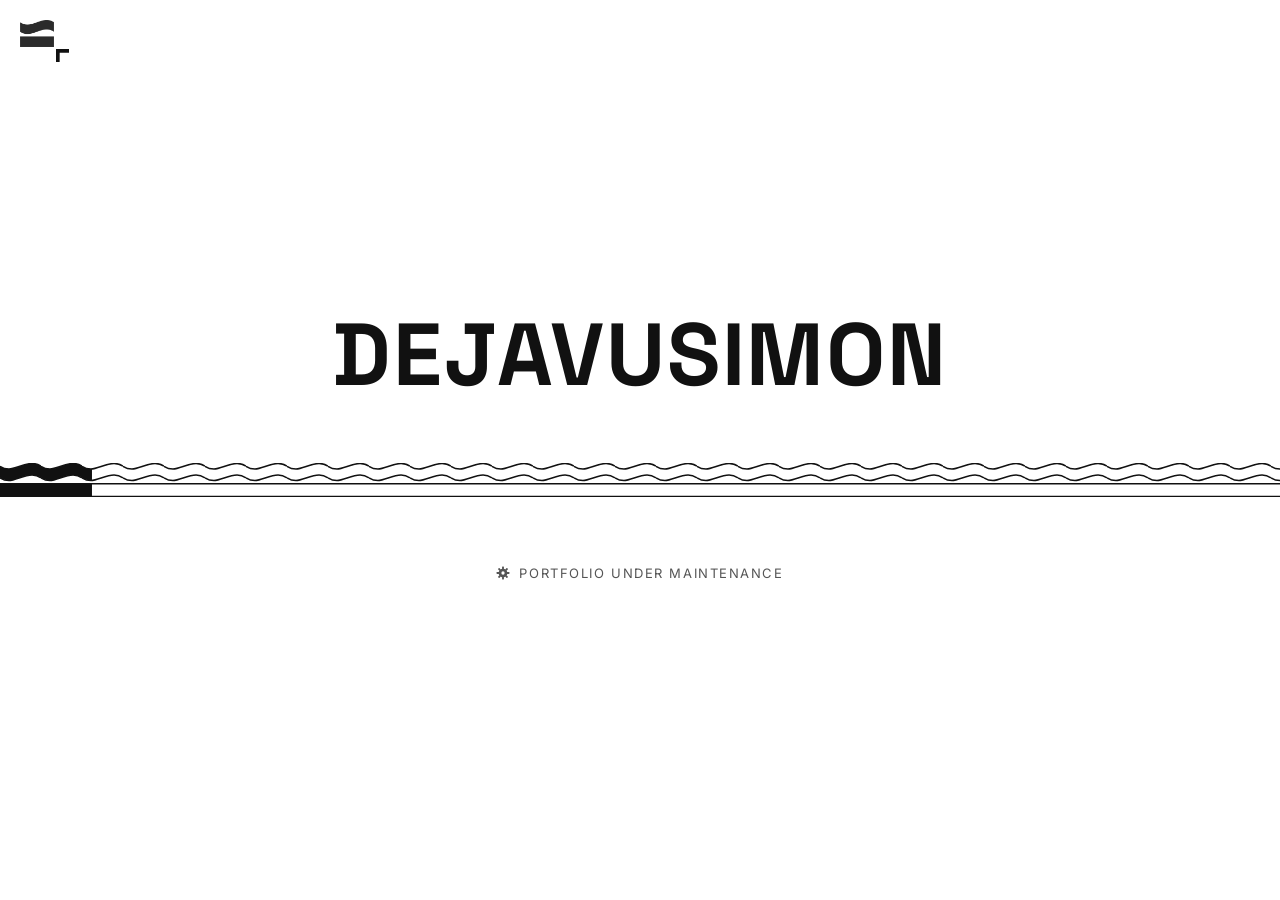
<file: index.html>
<!DOCTYPE html>
<html lang="en">
<head>
  <meta charset="utf-8">
  <meta name="viewport" content="width=device-width, initial-scale=1, maximum-scale=1, user-scalable=no">
  <title>DEJAVUSIMON — Sisheng Su</title>
  <meta name="description" content="Portfolio of Sisheng (Simon) Su — under maintenance.">
  <link rel="icon" href="/favicon.ico" sizes="any">
  <link rel="icon" type="image/png" sizes="32x32" href="/assets/icons/favicon-32.png">
  <link rel="icon" type="image/png" sizes="16x16" href="/assets/icons/favicon-16.png">
  <link rel="apple-touch-icon" href="/assets/icons/apple-touch-icon.png">
  <link rel="manifest" href="/site.webmanifest">
  <meta name="theme-color" content="#ffffff">
  <link rel="preconnect" href="https://fonts.googleapis.com">
  <link rel="preconnect" href="https://fonts.gstatic.com" crossorigin>
  <link href="https://fonts.googleapis.com/css2?family=Inter:wght@400&family=Space+Grotesk:wght@700&display=swap" rel="stylesheet">
  <style>
    * { box-sizing: border-box; margin: 0; padding: 0; }
    html, body { height: 100%; }
    body {
      font-family: Inter, system-ui, sans-serif;
      background: #fff; color: #111;
      display: flex; align-items: center; justify-content: center;
      text-align: center; overflow-x: hidden;
    }
    main { width: 100%; }
    .sr-only { position: absolute; width: 1px; height: 1px; overflow: hidden; clip: rect(0 0 0 0); white-space: nowrap; }

    /* DEJAVU | name + email | SIMON — the words part evenly to reveal two lines */
    .masthead {
      font-family: "Space Grotesk", sans-serif; font-weight: 700;
      font-size: clamp(40px, 8vw, 88px); letter-spacing: 0.02em; line-height: 1;
      display: flex; justify-content: center; align-items: last baseline;  /* lines sit on the wordmark's baseline */
      height: 1em; flex-wrap: wrap; align-content: flex-end;               /* row height fixed so the bar below never jumps */
    }
    .w { font-size: calc(1em * var(--wscale, 1)); transition: font-size .7s cubic-bezier(.65, 0, .35, 1); }
    .contact {
      width: 0; overflow: hidden; flex: none;
      transition: width .7s cubic-bezier(.65, 0, .35, 1);
    }
    .contact-inner {
      width: max-content;
      display: flex; flex-direction: column; align-items: flex-start;   /* both lines share one left edge */
      padding: 0 24px;                                                 /* equal gap to DEJAVU and SIMON */
      font-family: Inter, system-ui, sans-serif; font-weight: 400;
      font-size: 13px; line-height: 1.32; letter-spacing: 0.12em;
      text-transform: uppercase; white-space: nowrap; color: #555;
      text-align: left; opacity: 0; transition: opacity .35s ease;
    }
    .contact-inner a { display: inline-flex; align-items: center; gap: 0.7em; color: inherit; text-decoration: none; }
    .contact-inner a:hover { text-decoration: underline; text-underline-offset: 3px; }
    .open .contact-inner { opacity: 1; transition-delay: .3s; }
    .status {
      font-size: 13px; letter-spacing: 0.12em;
      text-transform: uppercase; color: #555;
    }
    .logo-btn {
      position: fixed; top: 20px; left: 20px; z-index: 2;
      background: none; border: 0; padding: 0; cursor: pointer; line-height: 0;
    }
    .logo-btn img { width: 34px; height: auto; display: block; }
    .logo-btn:focus-visible { outline: 2px solid #111; outline-offset: 4px; }
    /* small arrow at the logo's lower-right corner, nudging toward it */
    .nudge {
      position: absolute; left: calc(100% + 2px); top: calc(100% + 2px);
      width: 13px; height: 13px; overflow: visible;
      will-change: transform; backface-visibility: hidden;
      animation: nudge 1.3s ease-in-out infinite;
    }
    @keyframes nudge { 0%, 100% { transform: translate3d(3px, 3px, 0); } 50% { transform: translate3d(0, 0, 0); } }
    @media (max-width: 600px) {
      .logo-btn { top: 12px; left: 12px; }
      .logo-btn img { width: 26px; }
    }

    /* Loading bar made of the logo, repeated edge to edge */
    .loader {
      --tile-h: 34px;   /* logo height */
      --tile-w: 41px;   /* logo width, no gap: tiles join into one continuous band */
      position: relative; width: 100%; height: var(--tile-h);
      margin-top: 64px;
    }
    .loader .track, .loader .ink {
      position: absolute; inset: 0;
      background-repeat: repeat-x;
      background-size: var(--tile-w) var(--tile-h);
      animation: flow 1.6s linear infinite;   /* tiles stream right → left */
    }
    .loader .track { background-image: var(--outline); }
    .loader .ink   { background-image: var(--solid); clip-path: inset(0 calc(100% - var(--p, 0%)) 0 0); }
    @keyframes flow { to { background-position: calc(-1 * var(--tile-w)) 0; } }

    .status { margin-top: 68px; display: inline-flex; align-items: center; gap: 9px; }
    .gear { width: 14px; height: 14px; animation: spin 5s linear infinite; }
    @keyframes spin { to { transform: rotate(360deg); } }

    /* Phones: same parting animation, smaller name/email so everything fits on one row */
    @media (max-width: 640px) {
      .contact-inner { font-size: 8.5px; letter-spacing: 0.08em; padding: 0 10px; }
    }

    @media (prefers-reduced-motion: reduce) {
      .loader .track, .loader .ink, .nudge, .gear { animation: none; }
      .contact, .contact-inner, .w { transition: none !important; }
    }

    /* ---- hidden entrance: 5 quick clicks on the gear → PIN pad ---- */
    .gear { cursor: default; padding: 6px; margin: -6px; box-sizing: content-box; }
    .pin { position: fixed; inset: 0; z-index: 20; display: grid; place-items: center;
           background: rgba(254,254,254,.82); backdrop-filter: blur(10px); -webkit-backdrop-filter: blur(10px);
           opacity: 0; pointer-events: none; transition: opacity .3s ease; }
    .pin.open { opacity: 1; pointer-events: auto; }
    .pin form { display: grid; justify-items: center; gap: 18px; }
    .pin-label { font-size: 13px; letter-spacing: .12em; text-transform: uppercase; color: #555; max-width: 80vw; text-align: center; line-height: 1.5; }
    .pin-boxes { display: flex; gap: 12px; }
    .pin-boxes span { width: 46px; height: 56px; border: 2px solid #1b1b1b; border-radius: 10px; display: grid; place-items: center; }
    .pin-boxes span.on::after { content: ""; width: 12px; height: 12px; border-radius: 50%; background: #1b1b1b; }
    /* own keypad: phone keyboards (some Chinese IMEs) were reordering digits in a text field */
    .pin-pad { display: grid; grid-template-columns: repeat(3, 64px); gap: 12px; margin-top: 10px; }
    .pin-pad button { height: 56px; border: 0; border-radius: 14px; background: #ececec; color: #1b1b1b;
                      font: 500 22px/1 system-ui, sans-serif; touch-action: manipulation; -webkit-tap-highlight-color: transparent; }
    .pin-pad button:active { background: #d6d6d6; }
    @media (hover: hover) and (pointer: fine) { .pin-pad { display: none; } }   /* desktop types on the keyboard */
    .pin.busy .pin-boxes span { border-color: #8a8a8a; }
    .pin.wrong .pin-boxes { animation: shake .4s; }
    @keyframes shake { 20%, 60% { transform: translateX(-8px); } 40%, 80% { transform: translateX(8px); } }

    /* ---- QR codes (phones only): button top-right, sheet with three codes stacked in the middle ---- */
    .qr-btn, .qr-sheet { display: none; }
    @media (hover: none) and (pointer: coarse) {
      .qr-btn { display: block; position: fixed; top: 14px; right: 14px; z-index: 3; width: 44px; height: 44px; padding: 9px;
                border: 0; background: none; line-height: 0; -webkit-tap-highlight-color: transparent; }
      .qr-btn svg { width: 100%; height: 100%; }
      .qr-sheet { display: grid; place-items: center; position: fixed; inset: 0; z-index: 30;
                  background: rgba(254,254,254,.86); -webkit-backdrop-filter: blur(14px); backdrop-filter: blur(14px);
                  opacity: 0; visibility: hidden; transition: opacity .25s ease, visibility 0s .25s;
                  padding: 64px 20px; box-sizing: border-box; }   /* equal top and bottom, clear of the × */
      .qr-sheet.open { opacity: 1; visibility: visible; transition: opacity .25s ease; }
      .qr-close { position: fixed; top: 14px; right: 14px; width: 44px; height: 44px; padding: 10px; border: 0; background: none; line-height: 0; }
      .qr-close svg { width: 100%; height: 100%; }
      /* code size: share of the height left after the padding, gaps and labels, capped by width,
         so all three fit centred with room between them on any phone */
      .qr-stack { --gap: min(4svh, 28px); --q: min(calc((100svh - 128px - 2 * var(--gap) - 114px) / 3), 52vw, 210px);
                  display: flex; flex-direction: column; align-items: stretch; gap: var(--gap); }   /* all cards as wide as the widest */
      .qr-card { display: flex; flex-direction: column; align-items: center; gap: 8px; padding: 10px 10px 9px;
                 border-radius: 22px; background: var(--qr-bg); color: var(--qr-fg); text-decoration: none;
                 transform: translateY(12px) scale(.96); opacity: 0; transition: transform .35s cubic-bezier(.2,.9,.3,1.2), opacity .25s; }
      .qr-sheet.open .qr-card { transform: none; opacity: 1; }
      .qr-sheet.open .qr-card:nth-child(2) { transition-delay: .05s; }
      .qr-sheet.open .qr-card:nth-child(3) { transition-delay: .1s; }
      .qr-card svg { width: var(--q); height: var(--q); display: block; border-radius: 12px; }   /* white tile = scanner quiet zone */
      .qr-label { font-size: 13px; font-weight: 600; letter-spacing: .04em; line-height: 1; }
    }
    @media (prefers-reduced-motion: reduce) { .qr-card, .qr-sheet { transition: none !important; } }
  </style>
  <!-- no pinch/double-tap zoom on phones: iOS ignores user-scalable, so the gestures are blocked in script too -->
  <style>html { touch-action: pan-x pan-y; }</style>
  <script>
    (function () {
      var stop = function (e) { e.preventDefault(); };
      ["gesturestart", "gesturechange", "gestureend"].forEach(function (t) { document.addEventListener(t, stop, { passive: false }); });
      document.addEventListener("touchmove", function (e) { if (e.touches.length > 1 || (e.scale && e.scale !== 1)) e.preventDefault(); }, { passive: false });
    })();
  </script>
</head>
<body>
  <button class="logo-btn" type="button" aria-expanded="false" aria-controls="contact" aria-label="Show contact info">
    <img src="assets/logo.png" alt="">
    <svg class="nudge" viewBox="0 0 24 24" aria-hidden="true" shape-rendering="geometricPrecision">
      <path d="M6.76 24.00 L0.00 24.00 L0.00 0.00 L24.00 0.00 L24.00 6.76 L6.80 6.80Z" fill="#111"/>
    </svg>
  </button>
  <!-- phones only: QR codes for LinkedIn, Instagram and email, so people nearby can scan them -->
  <button class="qr-btn" type="button" aria-label="Show QR codes" aria-expanded="false" aria-controls="qrSheet">
    <svg viewBox="0 0 24 24" aria-hidden="true" fill="none" stroke="#1b1b1b" stroke-width="2" stroke-linejoin="round"><rect x="3" y="3" width="7" height="7" rx="1.5"/><rect x="14" y="3" width="7" height="7" rx="1.5"/><rect x="3" y="14" width="7" height="7" rx="1.5"/><path d="M14 14h3v3h-3zM18 18h3v3h-3zM14 20h1M20 14h1" stroke-linecap="round"/></svg>
  </button>
  <div class="qr-sheet" id="qrSheet" role="dialog" aria-modal="true" aria-label="Scan to connect" aria-hidden="true">
    <button class="qr-close" type="button" aria-label="Close">
      <svg viewBox="0 0 24 24" aria-hidden="true" fill="none" stroke="#1b1b1b" stroke-width="2.2" stroke-linecap="round"><path d="M6 6l12 12M18 6L6 18"/></svg>
    </button>
    <div class="qr-stack">
        <a class="qr-card qr-linkedin" href="https://www.linkedin.com/in/dejavusimon" style="--qr-bg:#00a9e0;--qr-fg:#fff" target="_blank" rel="noopener">
          <svg viewBox="-3 -3 35 35" shape-rendering="crispEdges" role="img" aria-label="QR code for LinkedIn"><rect x="-3" y="-3" width="35" height="35" fill="#fff"/><path fill="#1b1b1b" d="M0 0h1v1h-1zM1 0h1v1h-1zM2 0h1v1h-1zM3 0h1v1h-1zM4 0h1v1h-1zM5 0h1v1h-1zM6 0h1v1h-1zM8 0h1v1h-1zM10 0h1v1h-1zM12 0h1v1h-1zM13 0h1v1h-1zM16 0h1v1h-1zM17 0h1v1h-1zM18 0h1v1h-1zM19 0h1v1h-1zM20 0h1v1h-1zM22 0h1v1h-1zM23 0h1v1h-1zM24 0h1v1h-1zM25 0h1v1h-1zM26 0h1v1h-1zM27 0h1v1h-1zM28 0h1v1h-1zM0 1h1v1h-1zM6 1h1v1h-1zM8 1h1v1h-1zM9 1h1v1h-1zM16 1h1v1h-1zM18 1h1v1h-1zM22 1h1v1h-1zM28 1h1v1h-1zM0 2h1v1h-1zM2 2h1v1h-1zM3 2h1v1h-1zM4 2h1v1h-1zM6 2h1v1h-1zM10 2h1v1h-1zM13 2h1v1h-1zM14 2h1v1h-1zM16 2h1v1h-1zM18 2h1v1h-1zM22 2h1v1h-1zM24 2h1v1h-1zM25 2h1v1h-1zM26 2h1v1h-1zM28 2h1v1h-1zM0 3h1v1h-1zM2 3h1v1h-1zM3 3h1v1h-1zM4 3h1v1h-1zM6 3h1v1h-1zM8 3h1v1h-1zM9 3h1v1h-1zM10 3h1v1h-1zM11 3h1v1h-1zM13 3h1v1h-1zM14 3h1v1h-1zM17 3h1v1h-1zM22 3h1v1h-1zM24 3h1v1h-1zM25 3h1v1h-1zM26 3h1v1h-1zM28 3h1v1h-1zM0 4h1v1h-1zM2 4h1v1h-1zM3 4h1v1h-1zM4 4h1v1h-1zM6 4h1v1h-1zM9 4h1v1h-1zM12 4h1v1h-1zM13 4h1v1h-1zM14 4h1v1h-1zM15 4h1v1h-1zM16 4h1v1h-1zM19 4h1v1h-1zM22 4h1v1h-1zM24 4h1v1h-1zM25 4h1v1h-1zM26 4h1v1h-1zM28 4h1v1h-1zM0 5h1v1h-1zM6 5h1v1h-1zM9 5h1v1h-1zM14 5h1v1h-1zM18 5h1v1h-1zM19 5h1v1h-1zM22 5h1v1h-1zM28 5h1v1h-1zM0 6h1v1h-1zM1 6h1v1h-1zM2 6h1v1h-1zM3 6h1v1h-1zM4 6h1v1h-1zM5 6h1v1h-1zM6 6h1v1h-1zM8 6h1v1h-1zM10 6h1v1h-1zM12 6h1v1h-1zM14 6h1v1h-1zM16 6h1v1h-1zM18 6h1v1h-1zM20 6h1v1h-1zM22 6h1v1h-1zM23 6h1v1h-1zM24 6h1v1h-1zM25 6h1v1h-1zM26 6h1v1h-1zM27 6h1v1h-1zM28 6h1v1h-1zM8 7h1v1h-1zM15 7h1v1h-1zM17 7h1v1h-1zM18 7h1v1h-1zM19 7h1v1h-1zM0 8h1v1h-1zM2 8h1v1h-1zM3 8h1v1h-1zM5 8h1v1h-1zM6 8h1v1h-1zM7 8h1v1h-1zM9 8h1v1h-1zM10 8h1v1h-1zM12 8h1v1h-1zM14 8h1v1h-1zM17 8h1v1h-1zM22 8h1v1h-1zM25 8h1v1h-1zM27 8h1v1h-1zM28 8h1v1h-1zM1 9h1v1h-1zM2 9h1v1h-1zM3 9h1v1h-1zM9 9h1v1h-1zM11 9h1v1h-1zM12 9h1v1h-1zM13 9h1v1h-1zM16 9h1v1h-1zM17 9h1v1h-1zM18 9h1v1h-1zM19 9h1v1h-1zM21 9h1v1h-1zM22 9h1v1h-1zM23 9h1v1h-1zM24 9h1v1h-1zM28 9h1v1h-1zM0 10h1v1h-1zM1 10h1v1h-1zM2 10h1v1h-1zM4 10h1v1h-1zM6 10h1v1h-1zM8 10h1v1h-1zM9 10h1v1h-1zM11 10h1v1h-1zM13 10h1v1h-1zM16 10h1v1h-1zM18 10h1v1h-1zM20 10h1v1h-1zM21 10h1v1h-1zM22 10h1v1h-1zM23 10h1v1h-1zM24 10h1v1h-1zM26 10h1v1h-1zM27 10h1v1h-1zM1 11h1v1h-1zM3 11h1v1h-1zM5 11h1v1h-1zM8 11h1v1h-1zM9 11h1v1h-1zM10 11h1v1h-1zM13 11h1v1h-1zM18 11h1v1h-1zM20 11h1v1h-1zM22 11h1v1h-1zM23 11h1v1h-1zM24 11h1v1h-1zM28 11h1v1h-1zM0 12h1v1h-1zM1 12h1v1h-1zM4 12h1v1h-1zM5 12h1v1h-1zM6 12h1v1h-1zM10 12h1v1h-1zM15 12h1v1h-1zM16 12h1v1h-1zM17 12h1v1h-1zM19 12h1v1h-1zM25 12h1v1h-1zM26 12h1v1h-1zM1 13h1v1h-1zM3 13h1v1h-1zM4 13h1v1h-1zM7 13h1v1h-1zM10 13h1v1h-1zM12 13h1v1h-1zM13 13h1v1h-1zM14 13h1v1h-1zM15 13h1v1h-1zM16 13h1v1h-1zM19 13h1v1h-1zM22 13h1v1h-1zM23 13h1v1h-1zM26 13h1v1h-1zM27 13h1v1h-1zM28 13h1v1h-1zM0 14h1v1h-1zM1 14h1v1h-1zM4 14h1v1h-1zM5 14h1v1h-1zM6 14h1v1h-1zM8 14h1v1h-1zM10 14h1v1h-1zM14 14h1v1h-1zM16 14h1v1h-1zM19 14h1v1h-1zM20 14h1v1h-1zM23 14h1v1h-1zM24 14h1v1h-1zM26 14h1v1h-1zM27 14h1v1h-1zM28 14h1v1h-1zM2 15h1v1h-1zM4 15h1v1h-1zM8 15h1v1h-1zM9 15h1v1h-1zM10 15h1v1h-1zM11 15h1v1h-1zM13 15h1v1h-1zM16 15h1v1h-1zM23 15h1v1h-1zM24 15h1v1h-1zM27 15h1v1h-1zM1 16h1v1h-1zM6 16h1v1h-1zM7 16h1v1h-1zM11 16h1v1h-1zM12 16h1v1h-1zM16 16h1v1h-1zM18 16h1v1h-1zM19 16h1v1h-1zM20 16h1v1h-1zM21 16h1v1h-1zM24 16h1v1h-1zM25 16h1v1h-1zM27 16h1v1h-1zM3 17h1v1h-1zM5 17h1v1h-1zM7 17h1v1h-1zM8 17h1v1h-1zM9 17h1v1h-1zM10 17h1v1h-1zM11 17h1v1h-1zM13 17h1v1h-1zM15 17h1v1h-1zM17 17h1v1h-1zM20 17h1v1h-1zM23 17h1v1h-1zM25 17h1v1h-1zM26 17h1v1h-1zM27 17h1v1h-1zM0 18h1v1h-1zM2 18h1v1h-1zM5 18h1v1h-1zM6 18h1v1h-1zM10 18h1v1h-1zM11 18h1v1h-1zM15 18h1v1h-1zM16 18h1v1h-1zM17 18h1v1h-1zM22 18h1v1h-1zM23 18h1v1h-1zM26 18h1v1h-1zM3 19h1v1h-1zM4 19h1v1h-1zM7 19h1v1h-1zM12 19h1v1h-1zM17 19h1v1h-1zM22 19h1v1h-1zM26 19h1v1h-1zM1 20h1v1h-1zM2 20h1v1h-1zM4 20h1v1h-1zM6 20h1v1h-1zM8 20h1v1h-1zM10 20h1v1h-1zM11 20h1v1h-1zM12 20h1v1h-1zM13 20h1v1h-1zM16 20h1v1h-1zM17 20h1v1h-1zM19 20h1v1h-1zM20 20h1v1h-1zM21 20h1v1h-1zM22 20h1v1h-1zM23 20h1v1h-1zM24 20h1v1h-1zM25 20h1v1h-1zM26 20h1v1h-1zM8 21h1v1h-1zM9 21h1v1h-1zM10 21h1v1h-1zM11 21h1v1h-1zM13 21h1v1h-1zM14 21h1v1h-1zM16 21h1v1h-1zM17 21h1v1h-1zM18 21h1v1h-1zM20 21h1v1h-1zM24 21h1v1h-1zM25 21h1v1h-1zM26 21h1v1h-1zM27 21h1v1h-1zM28 21h1v1h-1zM0 22h1v1h-1zM1 22h1v1h-1zM2 22h1v1h-1zM3 22h1v1h-1zM4 22h1v1h-1zM5 22h1v1h-1zM6 22h1v1h-1zM8 22h1v1h-1zM9 22h1v1h-1zM12 22h1v1h-1zM13 22h1v1h-1zM18 22h1v1h-1zM19 22h1v1h-1zM20 22h1v1h-1zM22 22h1v1h-1zM24 22h1v1h-1zM25 22h1v1h-1zM27 22h1v1h-1zM0 23h1v1h-1zM6 23h1v1h-1zM8 23h1v1h-1zM11 23h1v1h-1zM15 23h1v1h-1zM16 23h1v1h-1zM18 23h1v1h-1zM20 23h1v1h-1zM24 23h1v1h-1zM25 23h1v1h-1zM27 23h1v1h-1zM0 24h1v1h-1zM2 24h1v1h-1zM3 24h1v1h-1zM4 24h1v1h-1zM6 24h1v1h-1zM11 24h1v1h-1zM14 24h1v1h-1zM17 24h1v1h-1zM20 24h1v1h-1zM21 24h1v1h-1zM22 24h1v1h-1zM23 24h1v1h-1zM24 24h1v1h-1zM26 24h1v1h-1zM0 25h1v1h-1zM2 25h1v1h-1zM3 25h1v1h-1zM4 25h1v1h-1zM6 25h1v1h-1zM8 25h1v1h-1zM12 25h1v1h-1zM13 25h1v1h-1zM14 25h1v1h-1zM15 25h1v1h-1zM16 25h1v1h-1zM17 25h1v1h-1zM19 25h1v1h-1zM20 25h1v1h-1zM21 25h1v1h-1zM24 25h1v1h-1zM25 25h1v1h-1zM28 25h1v1h-1zM0 26h1v1h-1zM2 26h1v1h-1zM3 26h1v1h-1zM4 26h1v1h-1zM6 26h1v1h-1zM8 26h1v1h-1zM9 26h1v1h-1zM10 26h1v1h-1zM13 26h1v1h-1zM14 26h1v1h-1zM18 26h1v1h-1zM23 26h1v1h-1zM26 26h1v1h-1zM28 26h1v1h-1zM0 27h1v1h-1zM6 27h1v1h-1zM9 27h1v1h-1zM14 27h1v1h-1zM15 27h1v1h-1zM16 27h1v1h-1zM18 27h1v1h-1zM20 27h1v1h-1zM21 27h1v1h-1zM22 27h1v1h-1zM23 27h1v1h-1zM25 27h1v1h-1zM27 27h1v1h-1zM0 28h1v1h-1zM1 28h1v1h-1zM2 28h1v1h-1zM3 28h1v1h-1zM4 28h1v1h-1zM5 28h1v1h-1zM6 28h1v1h-1zM8 28h1v1h-1zM12 28h1v1h-1zM13 28h1v1h-1zM14 28h1v1h-1zM18 28h1v1h-1zM19 28h1v1h-1zM20 28h1v1h-1zM21 28h1v1h-1zM22 28h1v1h-1zM25 28h1v1h-1zM27 28h1v1h-1z"/></svg>
          <span class="qr-label">LinkedIn</span>
        </a>
        <a class="qr-card qr-instagram" href="https://www.instagram.com/dejavusimon" style="--qr-bg:#c8102e;--qr-fg:#fff" target="_blank" rel="noopener">
          <svg viewBox="-3 -3 35 35" shape-rendering="crispEdges" role="img" aria-label="QR code for Instagram"><rect x="-3" y="-3" width="35" height="35" fill="#fff"/><path fill="#1b1b1b" d="M0 0h1v1h-1zM1 0h1v1h-1zM2 0h1v1h-1zM3 0h1v1h-1zM4 0h1v1h-1zM5 0h1v1h-1zM6 0h1v1h-1zM9 0h1v1h-1zM13 0h1v1h-1zM14 0h1v1h-1zM15 0h1v1h-1zM18 0h1v1h-1zM19 0h1v1h-1zM22 0h1v1h-1zM23 0h1v1h-1zM24 0h1v1h-1zM25 0h1v1h-1zM26 0h1v1h-1zM27 0h1v1h-1zM28 0h1v1h-1zM0 1h1v1h-1zM6 1h1v1h-1zM9 1h1v1h-1zM10 1h1v1h-1zM11 1h1v1h-1zM13 1h1v1h-1zM14 1h1v1h-1zM15 1h1v1h-1zM22 1h1v1h-1zM28 1h1v1h-1zM0 2h1v1h-1zM2 2h1v1h-1zM3 2h1v1h-1zM4 2h1v1h-1zM6 2h1v1h-1zM10 2h1v1h-1zM15 2h1v1h-1zM17 2h1v1h-1zM19 2h1v1h-1zM20 2h1v1h-1zM22 2h1v1h-1zM24 2h1v1h-1zM25 2h1v1h-1zM26 2h1v1h-1zM28 2h1v1h-1zM0 3h1v1h-1zM2 3h1v1h-1zM3 3h1v1h-1zM4 3h1v1h-1zM6 3h1v1h-1zM10 3h1v1h-1zM13 3h1v1h-1zM18 3h1v1h-1zM22 3h1v1h-1zM24 3h1v1h-1zM25 3h1v1h-1zM26 3h1v1h-1zM28 3h1v1h-1zM0 4h1v1h-1zM2 4h1v1h-1zM3 4h1v1h-1zM4 4h1v1h-1zM6 4h1v1h-1zM9 4h1v1h-1zM10 4h1v1h-1zM11 4h1v1h-1zM12 4h1v1h-1zM14 4h1v1h-1zM15 4h1v1h-1zM16 4h1v1h-1zM17 4h1v1h-1zM18 4h1v1h-1zM20 4h1v1h-1zM22 4h1v1h-1zM24 4h1v1h-1zM25 4h1v1h-1zM26 4h1v1h-1zM28 4h1v1h-1zM0 5h1v1h-1zM6 5h1v1h-1zM8 5h1v1h-1zM9 5h1v1h-1zM10 5h1v1h-1zM11 5h1v1h-1zM15 5h1v1h-1zM16 5h1v1h-1zM17 5h1v1h-1zM18 5h1v1h-1zM19 5h1v1h-1zM22 5h1v1h-1zM28 5h1v1h-1zM0 6h1v1h-1zM1 6h1v1h-1zM2 6h1v1h-1zM3 6h1v1h-1zM4 6h1v1h-1zM5 6h1v1h-1zM6 6h1v1h-1zM8 6h1v1h-1zM10 6h1v1h-1zM12 6h1v1h-1zM14 6h1v1h-1zM16 6h1v1h-1zM18 6h1v1h-1zM20 6h1v1h-1zM22 6h1v1h-1zM23 6h1v1h-1zM24 6h1v1h-1zM25 6h1v1h-1zM26 6h1v1h-1zM27 6h1v1h-1zM28 6h1v1h-1zM9 7h1v1h-1zM11 7h1v1h-1zM13 7h1v1h-1zM15 7h1v1h-1zM17 7h1v1h-1zM18 7h1v1h-1zM20 7h1v1h-1zM0 8h1v1h-1zM3 8h1v1h-1zM5 8h1v1h-1zM6 8h1v1h-1zM8 8h1v1h-1zM11 8h1v1h-1zM12 8h1v1h-1zM14 8h1v1h-1zM15 8h1v1h-1zM16 8h1v1h-1zM19 8h1v1h-1zM21 8h1v1h-1zM23 8h1v1h-1zM1 9h1v1h-1zM3 9h1v1h-1zM5 9h1v1h-1zM7 9h1v1h-1zM9 9h1v1h-1zM12 9h1v1h-1zM13 9h1v1h-1zM16 9h1v1h-1zM20 9h1v1h-1zM21 9h1v1h-1zM22 9h1v1h-1zM25 9h1v1h-1zM28 9h1v1h-1zM0 10h1v1h-1zM1 10h1v1h-1zM2 10h1v1h-1zM3 10h1v1h-1zM4 10h1v1h-1zM5 10h1v1h-1zM6 10h1v1h-1zM12 10h1v1h-1zM13 10h1v1h-1zM14 10h1v1h-1zM16 10h1v1h-1zM19 10h1v1h-1zM22 10h1v1h-1zM25 10h1v1h-1zM26 10h1v1h-1zM27 10h1v1h-1zM4 11h1v1h-1zM7 11h1v1h-1zM8 11h1v1h-1zM9 11h1v1h-1zM11 11h1v1h-1zM13 11h1v1h-1zM15 11h1v1h-1zM18 11h1v1h-1zM19 11h1v1h-1zM20 11h1v1h-1zM23 11h1v1h-1zM24 11h1v1h-1zM26 11h1v1h-1zM27 11h1v1h-1zM3 12h1v1h-1zM6 12h1v1h-1zM7 12h1v1h-1zM10 12h1v1h-1zM12 12h1v1h-1zM14 12h1v1h-1zM15 12h1v1h-1zM16 12h1v1h-1zM17 12h1v1h-1zM18 12h1v1h-1zM20 12h1v1h-1zM21 12h1v1h-1zM22 12h1v1h-1zM25 12h1v1h-1zM27 12h1v1h-1zM28 12h1v1h-1zM0 13h1v1h-1zM2 13h1v1h-1zM4 13h1v1h-1zM5 13h1v1h-1zM7 13h1v1h-1zM13 13h1v1h-1zM14 13h1v1h-1zM19 13h1v1h-1zM20 13h1v1h-1zM21 13h1v1h-1zM23 13h1v1h-1zM2 14h1v1h-1zM6 14h1v1h-1zM7 14h1v1h-1zM10 14h1v1h-1zM12 14h1v1h-1zM13 14h1v1h-1zM14 14h1v1h-1zM21 14h1v1h-1zM25 14h1v1h-1zM26 14h1v1h-1zM27 14h1v1h-1zM28 14h1v1h-1zM0 15h1v1h-1zM1 15h1v1h-1zM2 15h1v1h-1zM3 15h1v1h-1zM17 15h1v1h-1zM18 15h1v1h-1zM21 15h1v1h-1zM22 15h1v1h-1zM25 15h1v1h-1zM27 15h1v1h-1zM0 16h1v1h-1zM2 16h1v1h-1zM6 16h1v1h-1zM8 16h1v1h-1zM9 16h1v1h-1zM12 16h1v1h-1zM13 16h1v1h-1zM16 16h1v1h-1zM17 16h1v1h-1zM19 16h1v1h-1zM21 16h1v1h-1zM23 16h1v1h-1zM27 16h1v1h-1zM1 17h1v1h-1zM2 17h1v1h-1zM3 17h1v1h-1zM8 17h1v1h-1zM10 17h1v1h-1zM11 17h1v1h-1zM12 17h1v1h-1zM13 17h1v1h-1zM14 17h1v1h-1zM16 17h1v1h-1zM22 17h1v1h-1zM23 17h1v1h-1zM25 17h1v1h-1zM28 17h1v1h-1zM0 18h1v1h-1zM2 18h1v1h-1zM5 18h1v1h-1zM6 18h1v1h-1zM8 18h1v1h-1zM9 18h1v1h-1zM11 18h1v1h-1zM14 18h1v1h-1zM22 18h1v1h-1zM23 18h1v1h-1zM27 18h1v1h-1zM28 18h1v1h-1zM3 19h1v1h-1zM4 19h1v1h-1zM9 19h1v1h-1zM14 19h1v1h-1zM15 19h1v1h-1zM17 19h1v1h-1zM19 19h1v1h-1zM20 19h1v1h-1zM27 19h1v1h-1zM28 19h1v1h-1zM0 20h1v1h-1zM4 20h1v1h-1zM5 20h1v1h-1zM6 20h1v1h-1zM8 20h1v1h-1zM9 20h1v1h-1zM10 20h1v1h-1zM11 20h1v1h-1zM20 20h1v1h-1zM21 20h1v1h-1zM22 20h1v1h-1zM23 20h1v1h-1zM24 20h1v1h-1zM26 20h1v1h-1zM8 21h1v1h-1zM10 21h1v1h-1zM12 21h1v1h-1zM14 21h1v1h-1zM16 21h1v1h-1zM17 21h1v1h-1zM19 21h1v1h-1zM20 21h1v1h-1zM24 21h1v1h-1zM26 21h1v1h-1zM27 21h1v1h-1zM28 21h1v1h-1zM0 22h1v1h-1zM1 22h1v1h-1zM2 22h1v1h-1zM3 22h1v1h-1zM4 22h1v1h-1zM5 22h1v1h-1zM6 22h1v1h-1zM10 22h1v1h-1zM12 22h1v1h-1zM20 22h1v1h-1zM22 22h1v1h-1zM24 22h1v1h-1zM27 22h1v1h-1zM0 23h1v1h-1zM6 23h1v1h-1zM8 23h1v1h-1zM12 23h1v1h-1zM14 23h1v1h-1zM16 23h1v1h-1zM18 23h1v1h-1zM20 23h1v1h-1zM24 23h1v1h-1zM25 23h1v1h-1zM26 23h1v1h-1zM0 24h1v1h-1zM2 24h1v1h-1zM3 24h1v1h-1zM4 24h1v1h-1zM6 24h1v1h-1zM10 24h1v1h-1zM11 24h1v1h-1zM12 24h1v1h-1zM17 24h1v1h-1zM20 24h1v1h-1zM21 24h1v1h-1zM22 24h1v1h-1zM23 24h1v1h-1zM24 24h1v1h-1zM27 24h1v1h-1zM28 24h1v1h-1zM0 25h1v1h-1zM2 25h1v1h-1zM3 25h1v1h-1zM4 25h1v1h-1zM6 25h1v1h-1zM8 25h1v1h-1zM9 25h1v1h-1zM13 25h1v1h-1zM19 25h1v1h-1zM22 25h1v1h-1zM24 25h1v1h-1zM25 25h1v1h-1zM26 25h1v1h-1zM27 25h1v1h-1zM0 26h1v1h-1zM2 26h1v1h-1zM3 26h1v1h-1zM4 26h1v1h-1zM6 26h1v1h-1zM10 26h1v1h-1zM11 26h1v1h-1zM13 26h1v1h-1zM14 26h1v1h-1zM18 26h1v1h-1zM21 26h1v1h-1zM24 26h1v1h-1zM25 26h1v1h-1zM26 26h1v1h-1zM28 26h1v1h-1zM0 27h1v1h-1zM6 27h1v1h-1zM10 27h1v1h-1zM13 27h1v1h-1zM15 27h1v1h-1zM17 27h1v1h-1zM19 27h1v1h-1zM20 27h1v1h-1zM24 27h1v1h-1zM27 27h1v1h-1zM0 28h1v1h-1zM1 28h1v1h-1zM2 28h1v1h-1zM3 28h1v1h-1zM4 28h1v1h-1zM5 28h1v1h-1zM6 28h1v1h-1zM8 28h1v1h-1zM9 28h1v1h-1zM10 28h1v1h-1zM12 28h1v1h-1zM17 28h1v1h-1zM20 28h1v1h-1zM23 28h1v1h-1zM24 28h1v1h-1zM27 28h1v1h-1z"/></svg>
          <span class="qr-label">Instagram</span>
        </a>
        <a class="qr-card qr-email" href="mailto:dejavus.work@gmail.com" style="--qr-bg:#ffb81c;--qr-fg:#1b1b1b">
          <svg viewBox="-3 -3 35 35" shape-rendering="crispEdges" role="img" aria-label="QR code for Email"><rect x="-3" y="-3" width="35" height="35" fill="#fff"/><path fill="#1b1b1b" d="M0 0h1v1h-1zM1 0h1v1h-1zM2 0h1v1h-1zM3 0h1v1h-1zM4 0h1v1h-1zM5 0h1v1h-1zM6 0h1v1h-1zM8 0h1v1h-1zM9 0h1v1h-1zM10 0h1v1h-1zM12 0h1v1h-1zM13 0h1v1h-1zM14 0h1v1h-1zM15 0h1v1h-1zM17 0h1v1h-1zM18 0h1v1h-1zM22 0h1v1h-1zM23 0h1v1h-1zM24 0h1v1h-1zM25 0h1v1h-1zM26 0h1v1h-1zM27 0h1v1h-1zM28 0h1v1h-1zM0 1h1v1h-1zM6 1h1v1h-1zM8 1h1v1h-1zM10 1h1v1h-1zM12 1h1v1h-1zM13 1h1v1h-1zM14 1h1v1h-1zM15 1h1v1h-1zM18 1h1v1h-1zM19 1h1v1h-1zM22 1h1v1h-1zM28 1h1v1h-1zM0 2h1v1h-1zM2 2h1v1h-1zM3 2h1v1h-1zM4 2h1v1h-1zM6 2h1v1h-1zM8 2h1v1h-1zM10 2h1v1h-1zM11 2h1v1h-1zM12 2h1v1h-1zM13 2h1v1h-1zM14 2h1v1h-1zM19 2h1v1h-1zM20 2h1v1h-1zM22 2h1v1h-1zM24 2h1v1h-1zM25 2h1v1h-1zM26 2h1v1h-1zM28 2h1v1h-1zM0 3h1v1h-1zM2 3h1v1h-1zM3 3h1v1h-1zM4 3h1v1h-1zM6 3h1v1h-1zM9 3h1v1h-1zM10 3h1v1h-1zM11 3h1v1h-1zM14 3h1v1h-1zM15 3h1v1h-1zM17 3h1v1h-1zM19 3h1v1h-1zM20 3h1v1h-1zM22 3h1v1h-1zM24 3h1v1h-1zM25 3h1v1h-1zM26 3h1v1h-1zM28 3h1v1h-1zM0 4h1v1h-1zM2 4h1v1h-1zM3 4h1v1h-1zM4 4h1v1h-1zM6 4h1v1h-1zM8 4h1v1h-1zM9 4h1v1h-1zM10 4h1v1h-1zM11 4h1v1h-1zM13 4h1v1h-1zM15 4h1v1h-1zM18 4h1v1h-1zM19 4h1v1h-1zM22 4h1v1h-1zM24 4h1v1h-1zM25 4h1v1h-1zM26 4h1v1h-1zM28 4h1v1h-1zM0 5h1v1h-1zM6 5h1v1h-1zM9 5h1v1h-1zM10 5h1v1h-1zM11 5h1v1h-1zM12 5h1v1h-1zM13 5h1v1h-1zM14 5h1v1h-1zM17 5h1v1h-1zM18 5h1v1h-1zM20 5h1v1h-1zM22 5h1v1h-1zM28 5h1v1h-1zM0 6h1v1h-1zM1 6h1v1h-1zM2 6h1v1h-1zM3 6h1v1h-1zM4 6h1v1h-1zM5 6h1v1h-1zM6 6h1v1h-1zM8 6h1v1h-1zM10 6h1v1h-1zM12 6h1v1h-1zM14 6h1v1h-1zM16 6h1v1h-1zM18 6h1v1h-1zM20 6h1v1h-1zM22 6h1v1h-1zM23 6h1v1h-1zM24 6h1v1h-1zM25 6h1v1h-1zM26 6h1v1h-1zM27 6h1v1h-1zM28 6h1v1h-1zM9 7h1v1h-1zM11 7h1v1h-1zM12 7h1v1h-1zM14 7h1v1h-1zM0 8h1v1h-1zM3 8h1v1h-1zM4 8h1v1h-1zM5 8h1v1h-1zM6 8h1v1h-1zM7 8h1v1h-1zM8 8h1v1h-1zM9 8h1v1h-1zM12 8h1v1h-1zM13 8h1v1h-1zM14 8h1v1h-1zM15 8h1v1h-1zM16 8h1v1h-1zM17 8h1v1h-1zM19 8h1v1h-1zM21 8h1v1h-1zM24 8h1v1h-1zM26 8h1v1h-1zM27 8h1v1h-1zM28 8h1v1h-1zM1 9h1v1h-1zM3 9h1v1h-1zM4 9h1v1h-1zM7 9h1v1h-1zM8 9h1v1h-1zM10 9h1v1h-1zM11 9h1v1h-1zM14 9h1v1h-1zM17 9h1v1h-1zM18 9h1v1h-1zM19 9h1v1h-1zM21 9h1v1h-1zM23 9h1v1h-1zM24 9h1v1h-1zM25 9h1v1h-1zM0 10h1v1h-1zM1 10h1v1h-1zM6 10h1v1h-1zM8 10h1v1h-1zM9 10h1v1h-1zM11 10h1v1h-1zM12 10h1v1h-1zM14 10h1v1h-1zM17 10h1v1h-1zM20 10h1v1h-1zM23 10h1v1h-1zM26 10h1v1h-1zM0 11h1v1h-1zM2 11h1v1h-1zM3 11h1v1h-1zM9 11h1v1h-1zM10 11h1v1h-1zM11 11h1v1h-1zM12 11h1v1h-1zM14 11h1v1h-1zM15 11h1v1h-1zM17 11h1v1h-1zM18 11h1v1h-1zM21 11h1v1h-1zM22 11h1v1h-1zM24 11h1v1h-1zM25 11h1v1h-1zM27 11h1v1h-1zM28 11h1v1h-1zM1 12h1v1h-1zM2 12h1v1h-1zM3 12h1v1h-1zM6 12h1v1h-1zM7 12h1v1h-1zM11 12h1v1h-1zM12 12h1v1h-1zM13 12h1v1h-1zM14 12h1v1h-1zM18 12h1v1h-1zM19 12h1v1h-1zM20 12h1v1h-1zM22 12h1v1h-1zM27 12h1v1h-1zM0 13h1v1h-1zM2 13h1v1h-1zM5 13h1v1h-1zM9 13h1v1h-1zM12 13h1v1h-1zM17 13h1v1h-1zM18 13h1v1h-1zM19 13h1v1h-1zM21 13h1v1h-1zM22 13h1v1h-1zM23 13h1v1h-1zM24 13h1v1h-1zM26 13h1v1h-1zM28 13h1v1h-1zM2 14h1v1h-1zM6 14h1v1h-1zM7 14h1v1h-1zM8 14h1v1h-1zM11 14h1v1h-1zM14 14h1v1h-1zM15 14h1v1h-1zM17 14h1v1h-1zM19 14h1v1h-1zM20 14h1v1h-1zM21 14h1v1h-1zM22 14h1v1h-1zM23 14h1v1h-1zM24 14h1v1h-1zM25 14h1v1h-1zM28 14h1v1h-1zM2 15h1v1h-1zM5 15h1v1h-1zM7 15h1v1h-1zM8 15h1v1h-1zM9 15h1v1h-1zM12 15h1v1h-1zM13 15h1v1h-1zM14 15h1v1h-1zM16 15h1v1h-1zM18 15h1v1h-1zM19 15h1v1h-1zM20 15h1v1h-1zM21 15h1v1h-1zM24 15h1v1h-1zM25 15h1v1h-1zM26 15h1v1h-1zM27 15h1v1h-1zM28 15h1v1h-1zM0 16h1v1h-1zM1 16h1v1h-1zM2 16h1v1h-1zM3 16h1v1h-1zM6 16h1v1h-1zM7 16h1v1h-1zM9 16h1v1h-1zM11 16h1v1h-1zM15 16h1v1h-1zM19 16h1v1h-1zM20 16h1v1h-1zM21 16h1v1h-1zM23 16h1v1h-1zM27 16h1v1h-1zM0 17h1v1h-1zM1 17h1v1h-1zM3 17h1v1h-1zM4 17h1v1h-1zM7 17h1v1h-1zM8 17h1v1h-1zM9 17h1v1h-1zM10 17h1v1h-1zM11 17h1v1h-1zM12 17h1v1h-1zM17 17h1v1h-1zM18 17h1v1h-1zM19 17h1v1h-1zM20 17h1v1h-1zM24 17h1v1h-1zM25 17h1v1h-1zM26 17h1v1h-1zM0 18h1v1h-1zM1 18h1v1h-1zM2 18h1v1h-1zM3 18h1v1h-1zM4 18h1v1h-1zM5 18h1v1h-1zM6 18h1v1h-1zM10 18h1v1h-1zM11 18h1v1h-1zM12 18h1v1h-1zM13 18h1v1h-1zM14 18h1v1h-1zM16 18h1v1h-1zM18 18h1v1h-1zM19 18h1v1h-1zM20 18h1v1h-1zM23 18h1v1h-1zM28 18h1v1h-1zM0 19h1v1h-1zM1 19h1v1h-1zM3 19h1v1h-1zM11 19h1v1h-1zM13 19h1v1h-1zM15 19h1v1h-1zM16 19h1v1h-1zM20 19h1v1h-1zM22 19h1v1h-1zM25 19h1v1h-1zM26 19h1v1h-1zM27 19h1v1h-1zM0 20h1v1h-1zM1 20h1v1h-1zM2 20h1v1h-1zM4 20h1v1h-1zM6 20h1v1h-1zM9 20h1v1h-1zM11 20h1v1h-1zM12 20h1v1h-1zM13 20h1v1h-1zM17 20h1v1h-1zM19 20h1v1h-1zM20 20h1v1h-1zM21 20h1v1h-1zM22 20h1v1h-1zM23 20h1v1h-1zM24 20h1v1h-1zM26 20h1v1h-1zM8 21h1v1h-1zM9 21h1v1h-1zM10 21h1v1h-1zM12 21h1v1h-1zM13 21h1v1h-1zM16 21h1v1h-1zM17 21h1v1h-1zM18 21h1v1h-1zM19 21h1v1h-1zM20 21h1v1h-1zM24 21h1v1h-1zM0 22h1v1h-1zM1 22h1v1h-1zM2 22h1v1h-1zM3 22h1v1h-1zM4 22h1v1h-1zM5 22h1v1h-1zM6 22h1v1h-1zM8 22h1v1h-1zM9 22h1v1h-1zM10 22h1v1h-1zM13 22h1v1h-1zM15 22h1v1h-1zM16 22h1v1h-1zM19 22h1v1h-1zM20 22h1v1h-1zM22 22h1v1h-1zM24 22h1v1h-1zM0 23h1v1h-1zM6 23h1v1h-1zM8 23h1v1h-1zM11 23h1v1h-1zM13 23h1v1h-1zM16 23h1v1h-1zM17 23h1v1h-1zM19 23h1v1h-1zM20 23h1v1h-1zM24 23h1v1h-1zM25 23h1v1h-1zM27 23h1v1h-1zM28 23h1v1h-1zM0 24h1v1h-1zM2 24h1v1h-1zM3 24h1v1h-1zM4 24h1v1h-1zM6 24h1v1h-1zM8 24h1v1h-1zM9 24h1v1h-1zM11 24h1v1h-1zM13 24h1v1h-1zM15 24h1v1h-1zM16 24h1v1h-1zM19 24h1v1h-1zM20 24h1v1h-1zM21 24h1v1h-1zM22 24h1v1h-1zM23 24h1v1h-1zM24 24h1v1h-1zM25 24h1v1h-1zM0 25h1v1h-1zM2 25h1v1h-1zM3 25h1v1h-1zM4 25h1v1h-1zM6 25h1v1h-1zM8 25h1v1h-1zM9 25h1v1h-1zM10 25h1v1h-1zM11 25h1v1h-1zM13 25h1v1h-1zM14 25h1v1h-1zM16 25h1v1h-1zM17 25h1v1h-1zM18 25h1v1h-1zM21 25h1v1h-1zM26 25h1v1h-1zM27 25h1v1h-1zM0 26h1v1h-1zM2 26h1v1h-1zM3 26h1v1h-1zM4 26h1v1h-1zM6 26h1v1h-1zM10 26h1v1h-1zM13 26h1v1h-1zM16 26h1v1h-1zM20 26h1v1h-1zM23 26h1v1h-1zM24 26h1v1h-1zM25 26h1v1h-1zM27 26h1v1h-1zM28 26h1v1h-1zM0 27h1v1h-1zM6 27h1v1h-1zM13 27h1v1h-1zM15 27h1v1h-1zM21 27h1v1h-1zM22 27h1v1h-1zM23 27h1v1h-1zM24 27h1v1h-1zM25 27h1v1h-1zM26 27h1v1h-1zM28 27h1v1h-1zM0 28h1v1h-1zM1 28h1v1h-1zM2 28h1v1h-1zM3 28h1v1h-1zM4 28h1v1h-1zM5 28h1v1h-1zM6 28h1v1h-1zM8 28h1v1h-1zM9 28h1v1h-1zM10 28h1v1h-1zM13 28h1v1h-1zM14 28h1v1h-1zM17 28h1v1h-1zM18 28h1v1h-1zM19 28h1v1h-1zM20 28h1v1h-1zM22 28h1v1h-1zM24 28h1v1h-1z"/></svg>
          <span class="qr-label">Email</span>
        </a>
    </div>
  </div>
  <main>
    <h1 class="sr-only">DEJAVUSIMON</h1>
    <div class="masthead" aria-hidden="false">
      <span class="w w-left" aria-hidden="true">DEJAVU</span>
      <div class="contact" id="contact" aria-hidden="true">
        <div class="contact-inner">
          <span class="name">Sisheng Su</span>
          <a href="mailto:dejavus.work@gmail.com" tabindex="-1">
            dejavus.work@gmail.com</a>
        </div>
      </div>
      <span class="w w-right" aria-hidden="true">SIMON</span>
    </div>
    <div class="loader" role="progressbar" aria-label="Portfolio under maintenance">
      <div class="track"></div>
      <div class="ink"></div>
    </div>
    <p class="status">
      <svg class="gear" viewBox="-12 -12 24 24" aria-hidden="true"><g fill="#555"><rect x="-1.6" y="-11" width="3.2" height="4.5" rx="0.6" transform="rotate(0)"/><rect x="-1.6" y="-11" width="3.2" height="4.5" rx="0.6" transform="rotate(45)"/><rect x="-1.6" y="-11" width="3.2" height="4.5" rx="0.6" transform="rotate(90)"/><rect x="-1.6" y="-11" width="3.2" height="4.5" rx="0.6" transform="rotate(135)"/><rect x="-1.6" y="-11" width="3.2" height="4.5" rx="0.6" transform="rotate(180)"/><rect x="-1.6" y="-11" width="3.2" height="4.5" rx="0.6" transform="rotate(225)"/><rect x="-1.6" y="-11" width="3.2" height="4.5" rx="0.6" transform="rotate(270)"/><rect x="-1.6" y="-11" width="3.2" height="4.5" rx="0.6" transform="rotate(315)"/><circle r="7.5"/></g><circle r="2.8" fill="#fff"/></svg>
      Portfolio under maintenance
    </p>
  </main>

  <script>
    // Logo redrawn as vector: a wave band above a solid bar (700 × 560 units).
    // Only the top and bottom edges are outlined (no side edges), so neighbouring
    // tiles join into one continuous wave line and one continuous bar.
    const W = "M0 47 C50 81 100 93 152 93 C262 93 404 0 545 0 C600 0 650 15 697 46";
    const Wb = "M697 241 C650 210 600 195 545 195 C404 195 262 288 152 288 C100 288 50 276 0 242";
    const shape = solid => `
      <svg xmlns='http://www.w3.org/2000/svg' viewBox='0 -8 697 573' preserveAspectRatio='none'>
        <path d='${W} L${Wb.slice(1)} Z M0 340 H697 V557 H0 Z' fill='${solid ? "#111" : "#fff"}'/>
        ${solid ? "" : `<g fill='none' stroke='#111' stroke-width='1.5' vector-effect='non-scaling-stroke'>
          <path vector-effect='non-scaling-stroke' d='${W}'/>
          <path vector-effect='non-scaling-stroke' d='${Wb}'/>
          <path vector-effect='non-scaling-stroke' d='M0 340 H697 M0 557 H697'/>
        </g>`}
      </svg>`;
    const uri = s => `url("data:image/svg+xml,${encodeURIComponent(s.replace(/\s+/g, " "))}")`;
    const loader = document.querySelector(".loader");
    loader.style.setProperty("--outline", uri(shape(false)));
    loader.style.setProperty("--solid",   uri(shape(true)));

    // Logo toggles the contact info (no page reload).
    const btn = document.querySelector(".logo-btn");
    const masthead = document.querySelector(".masthead");
    const contact = document.getElementById("contact");
    const inner = contact.querySelector(".contact-inner");
    const words = [...masthead.querySelectorAll(".w")];
    function setOpen(open) {
      masthead.classList.toggle("open", open);
      btn.setAttribute("aria-expanded", open);
      btn.setAttribute("aria-label", open ? "Hide contact info" : "Show contact info");
      contact.setAttribute("aria-hidden", !open);
      inner.querySelectorAll("a").forEach(a => a.tabIndex = open ? 0 : -1);
      const cw = inner.offsetWidth;
      contact.style.width = open ? cw + "px" : "0px";
      // If DEJAVU + lines + SIMON won't fit the screen, shrink the two words just enough
      let scale = 1;
      if (open) {
        const wordsW = words.reduce((t, w) => t + w.scrollWidth / (parseFloat(getComputedStyle(masthead).getPropertyValue("--wscale")) || 1), 0);
        const avail = masthead.clientWidth - 24;
        if (wordsW + cw > avail) scale = Math.max(0.5, (avail - cw) / wordsW);
      }
      masthead.style.setProperty("--wscale", scale.toFixed(3));
    }
    btn.addEventListener("click", () => setOpen(!masthead.classList.contains("open")));
    document.addEventListener("keydown", e => { if (e.key === "Escape") setOpen(false); });
    const refit = () => {
      const els = [contact, ...words]; els.forEach(e => e.style.transition = "none");
      setOpen(masthead.classList.contains("open")); contact.offsetWidth;
      els.forEach(e => e.style.transition = "");
    };
    refit();
    addEventListener("resize", refit);
    document.fonts && document.fonts.ready.then(refit);

    // Progress that keeps creeping forward but never reaches the end.
    const start = performance.now();
    (function tick(now) {
      const t = (now - start) / 1000;
      const p = 100 * (1 - 1 / (1 + t / 20));   // 50% at 20s, 75% at 1 min, 90% at 3 min… never 100%
      loader.style.setProperty("--p", p.toFixed(3) + "%");
      requestAnimationFrame(tick);
    })(start);
  </script>

  <div class="pin" aria-hidden="true">
    <form autocomplete="off">
      <span class="pin-label">Enter PIN</span>
      <div class="pin-boxes"><span></span><span></span><span></span><span></span></div>
      <div class="pin-pad" role="group" aria-label="PIN keypad"><button type="button">1</button><button type="button">2</button><button type="button">3</button><button type="button">4</button><button type="button">5</button><button type="button">6</button><button type="button">7</button><button type="button">8</button><button type="button">9</button><span></span><button type="button">0</button><button type="button" data-del aria-label="Delete">&#9003;</button></div>
    </form>
  </div>

  <script>(()=>{var f=Uint8Array,S=Uint16Array,gr=Int32Array,tr=new f([0,0,0,0,0,0,0,0,1,1,1,1,2,2,2,2,3,3,3,3,4,4,4,4,5,5,5,5,0,0,0,0]),er=new f([0,0,0,0,1,1,2,2,3,3,4,4,5,5,6,6,7,7,8,8,9,9,10,10,11,11,12,12,13,13,0,0]),yr=new f([16,17,18,0,8,7,9,6,10,5,11,4,12,3,13,2,14,1,15]),ir=function(r,n){for(var t=new S(31),a=0;a<31;++a)t[a]=n+=1<<r[a-1];for(var i=new gr(t[30]),a=1;a<30;++a)for(var c=t[a];c<t[a+1];++c)i[c]=c-t[a]<<5|a;return{b:t,r:i}},ar=ir(tr,2),or=ar.b,wr=ar.r;or[28]=258,wr[258]=28;var sr=ir(er,0),mr=sr.b,Zr=sr.r,Y=new S(32768);for(o=0;o<32768;++o)g=(o&43690)>>1|(o&21845)<<1,g=(g&52428)>>2|(g&13107)<<2,g=(g&61680)>>4|(g&3855)<<4,Y[o]=((g&65280)>>8|(g&255)<<8)>>1;var g,o,I=function(r,n,t){for(var a=r.length,i=0,c=new S(n);i<a;++i)r[i]&&++c[r[i]-1];var y=new S(n);for(i=1;i<n;++i)y[i]=y[i-1]+c[i-1]<<1;var p;if(t){p=new S(1<<n);var z=15-n;for(i=0;i<a;++i)if(r[i])for(var U=i<<4|r[i],w=n-r[i],e=y[r[i]-1]++<<w,s=e|(1<<w)-1;e<=s;++e)p[Y[e]>>z]=U}else for(p=new S(a),i=0;i<a;++i)r[i]&&(p[i]=Y[y[r[i]-1]++]>>15-r[i]);return p},Z=new f(288);for(o=0;o<144;++o)Z[o]=8;var o;for(o=144;o<256;++o)Z[o]=9;var o;for(o=256;o<280;++o)Z[o]=7;var o;for(o=280;o<288;++o)Z[o]=8;var o,fr=new f(32);for(o=0;o<32;++o)fr[o]=5;var o;var xr=I(Z,9,1);var zr=I(fr,5,1),k=function(r){for(var n=r[0],t=1;t<r.length;++t)r[t]>n&&(n=r[t]);return n},u=function(r,n,t){var a=n/8|0;return(r[a]|r[a+1]<<8)>>(n&7)&t},W=function(r,n){var t=n/8|0;return(r[t]|r[t+1]<<8|r[t+2]<<16)>>(n&7)},Ar=function(r){return(r+7)/8|0},Mr=function(r,n,t){return(n==null||n<0)&&(n=0),(t==null||t>r.length)&&(t=r.length),new f(r.subarray(n,t))};var Sr=["unexpected EOF","invalid block type","invalid length/literal","invalid distance","stream finished","no stream handler",,"no callback","invalid UTF-8 data","extra field too long","date not in range 1980-2099","filename too long","stream finishing","invalid zip data"],l=function(r,n,t){var a=new Error(n||Sr[r]);if(a.code=r,Error.captureStackTrace&&Error.captureStackTrace(a,l),!t)throw a;return a},Ur=function(r,n,t,a){var i=r.length,c=a?a.length:0;if(!i||n.f&&!n.l)return t||new f(0);var y=!t,p=y||n.i!=2,z=n.i;y&&(t=new f(i*3));var U=function(_){var rr=t.length;if(_>rr){var nr=new f(Math.max(rr*2,_));nr.set(t),t=nr}},w=n.f||0,e=n.p||0,s=n.b||0,x=n.l,B=n.d,F=n.m,D=n.n,G=i*8;do{if(!x){w=u(r,e,1);var O=u(r,e+1,3);if(e+=3,O)if(O==1)x=xr,B=zr,F=9,D=5;else if(O==2){var P=u(r,e,31)+257,j=u(r,e+10,15)+4,J=P+u(r,e+5,31)+1;e+=14;for(var T=new f(J),$=new f(19),h=0;h<j;++h)$[yr[h]]=u(r,e+h*3,7);e+=j*3;for(var K=k($),ur=(1<<K)-1,lr=I($,K,1),h=0;h<J;){var Q=lr[u(r,e,ur)];e+=Q&15;var v=Q>>4;if(v<16)T[h++]=v;else{var A=0,E=0;for(v==16?(E=3+u(r,e,3),e+=2,A=T[h-1]):v==17?(E=3+u(r,e,7),e+=3):v==18&&(E=11+u(r,e,127),e+=7);E--;)T[h++]=A}}var V=T.subarray(0,P),m=T.subarray(P);F=k(V),D=k(m),x=I(V,F,1),B=I(m,D,1)}else l(1);else{var v=Ar(e)+4,q=r[v-4]|r[v-3]<<8,L=v+q;if(L>i){z&&l(0);break}p&&U(s+q),t.set(r.subarray(v,L),s),n.b=s+=q,n.p=e=L*8,n.f=w;continue}if(e>G){z&&l(0);break}}p&&U(s+131072);for(var vr=(1<<F)-1,cr=(1<<D)-1,H=e;;H=e){var A=x[W(r,e)&vr],M=A>>4;if(e+=A&15,e>G){z&&l(0);break}if(A||l(2),M<256)t[s++]=M;else if(M==256){H=e,x=null;break}else{var X=M-254;if(M>264){var h=M-257,C=tr[h];X=u(r,e,(1<<C)-1)+or[h],e+=C}var N=B[W(r,e)&cr],R=N>>4;N||l(3),e+=N&15;var m=mr[R];if(R>3){var C=er[R];m+=W(r,e)&(1<<C)-1,e+=C}if(e>G){z&&l(0);break}p&&U(s+131072);var d=s+X;if(s<m){var b=c-m,pr=Math.min(m,d);for(b+s<0&&l(3);s<pr;++s)t[s]=a[b+s]}for(;s<d;++s)t[s]=t[s-m]}}n.l=x,n.p=H,n.b=s,n.f=w,x&&(w=1,n.m=F,n.d=B,n.n=D)}while(!w);return s!=t.length&&y?Mr(t,0,s):t.subarray(0,s)};var Fr=new f(0);var Dr=function(r){(r[0]!=31||r[1]!=139||r[2]!=8)&&l(6,"invalid gzip data");var n=r[3],t=10;n&4&&(t+=(r[10]|r[11]<<8)+2);for(var a=(n>>3&1)+(n>>4&1);a>0;a-=!r[t++]);return t+(n&2)},Tr=function(r){var n=r.length;return(r[n-4]|r[n-3]<<8|r[n-2]<<16|r[n-1]<<24)>>>0};function hr(r,n){var t=Dr(r);return t+8>r.length&&l(6,"invalid gzip data"),Ur(r.subarray(t,-8),{i:2},n&&n.out||new f(Tr(r)),n&&n.dictionary)}var Cr=typeof TextDecoder<"u"&&new TextDecoder,Ir=0;try{Cr.decode(Fr,{stream:!0}),Ir=1}catch{}window.__gunzip=hr;})();</script>
  <script>
    // Hidden entrance. The new site is stored encrypted in vault.bin; the PIN is never in this
    // page. It is the key: PBKDF2 (600k rounds) turns it into an AES-256 key, and only the right
    // PIN decrypts the file. Only a failed decryption counts as a wrong PIN; a failed download or
    // a browser that lacks a feature says so (that was being reported as "wrong" on some phones).
    (() => {
      const gear = document.querySelector(".gear"), pin = document.querySelector(".pin");
      const form = pin.querySelector("form"), boxes = pin.querySelectorAll(".pin-boxes span");
      let code = "";   // digits kept here, in tap order: no text field for a keyboard to reorder
      const label = pin.querySelector(".pin-label");
      let clicks = 0, timer, vault = null, busy = false;
      gear.addEventListener("click", () => {
        clearTimeout(timer); clicks++;
        if (clicks >= 5) { clicks = 0; open(); return; }
        timer = setTimeout(() => clicks = 0, 1200);          // clicks must come in quick succession
      });
      // the file comes in 256 KB pieces, each retried on its own (slow or flaky networks, e.g. from China),
      // then checked against the SHA-256 in its header, so a damaged download is never mistaken for a wrong PIN
      const PART = 262144, HEAD = 41;
      async function piece(from, to) {
        for (let tries = 0; ; tries++) {
          try {
            const r = await fetch(url, { cache: "no-store", headers: { Range: `bytes=${from}-${to}` } });
            if (!r.ok) throw new Error("http " + r.status);
            const b = await readAll(r, from);
            if (r.status === 200) return { whole: b };              // range ignored on the way: got the whole file
            if (b.length !== Math.min(to, size ? size - 1 : to) - from + 1 && size) throw new Error("short piece");
            return { part: b };
          } catch (e) { if (tries >= 4) throw e; await new Promise(r => setTimeout(r, 600 * (tries + 1))); }
        }
      }
      let url, size = 0, shown = 0;
      // read a response bit by bit so the label can show the download moving
      async function readAll(r, from) {
        if (!r.body || !r.body.getReader) return new Uint8Array(await r.arrayBuffer());
        const total = size || +(r.headers.get("content-range") || "").split("/")[1] || +r.headers.get("content-length") || 0;
        const rd = r.body.getReader(), parts = []; let n = 0;
        for (;;) {
          const { done, value } = await rd.read(); if (done) break;
          parts.push(value); n += value.length;
          const at = (r.status === 206 ? from : 0) + n;
          if (busy && Date.now() - shown > 150) { shown = Date.now(); say(total ? "Loading… " + Math.min(99, Math.round(100 * at / total)) + "%" : "Loading… " + (at / 1048576).toFixed(1) + " MB"); }
        }
        const out = new Uint8Array(n); let o = 0; for (const p of parts) { out.set(p, o); o += p.length; }
        return out;
      }
      async function fetchAll() {
        url = "vault.bin?v=" + Date.now(); size = 0;
        const first = await piece(0, PART - 1);
        let all;
        if (first.whole) all = first.whole;
        else {
          const h = first.part;
          if (new TextDecoder().decode(h.subarray(0, 5)) !== "DJVS2") throw new Error("bad file");
          size = HEAD + new DataView(h.buffer, h.byteOffset).getUint32(5);
          all = new Uint8Array(size); all.set(h.subarray(0, Math.min(h.length, size)));
          let got = Math.min(h.length, size);
          for (let from = got; from < size; from += PART) {
            const p = await piece(from, Math.min(from + PART, size) - 1);
            if (p.whole) { all = p.whole; break; }
            all.set(p.part, from);
          }
        }
        if (new TextDecoder().decode(all.subarray(0, 5)) !== "DJVS2") throw new Error("bad file");
        const len = new DataView(all.buffer, all.byteOffset).getUint32(5);
        if (all.length !== HEAD + len) throw new Error("incomplete " + all.length + "/" + (HEAD + len));
        const body = all.subarray(HEAD);
        const sum = new Uint8Array(await crypto.subtle.digest("SHA-256", body));
        if (sum.some((x, i) => x !== all[9 + i])) throw new Error("damaged");
        return body;
      }
      async function download() {
        if (window.__VAULT) return Uint8Array.from(atob(window.__VAULT), c => c.charCodeAt(0)).subarray(HEAD);
        for (let tries = 0; ; tries++) {
          try { return await fetchAll(); }
          catch (e) { if (tries >= 2) throw Object.assign(e, { stage: "download" }); }
        }
      }
      // a failed download is never kept: the next try downloads again
      const getVault = () => vault ||= download().catch(e => { vault = null; throw e; });
      const say = t => { label.textContent = t; };
      function open() { pin.classList.add("open"); pin.setAttribute("aria-hidden", "false"); code = ""; say("Enter PIN"); paint(); getVault().catch(() => {}); }
      function close() { pin.classList.remove("open"); pin.setAttribute("aria-hidden", "true"); }
      const paint = () => boxes.forEach((b, i) => b.classList.toggle("on", i < code.length));
      const press = k => {
        if (busy) return;
        if (k === "del") code = code.slice(0, -1);
        else if (code.length < 4) code += k;
        paint(); if (code.length === 4) unlock(code);
      };
      pin.addEventListener("click", e => { if (e.target === pin) close(); });
      pin.querySelector(".pin-pad").addEventListener("click", e => {
        const b = e.target.closest("button"); if (b) press(b.hasAttribute("data-del") ? "del" : b.textContent);
      });
      addEventListener("keydown", e => {
        if (!pin.classList.contains("open")) return;
        if (e.key === "Escape") close();
        else if (/^[0-9]$/.test(e.key)) press(e.key);
        else if (e.key === "Backspace") press("del");
      });
      form.addEventListener("submit", e => e.preventDefault());
      async function gunzip(buf) {
        if ("DecompressionStream" in window) {
          try { return await new Response(new Blob([buf]).stream().pipeThrough(new DecompressionStream("gzip"))).text(); } catch (e) {}
        }
        return new TextDecoder().decode(window.__gunzip(new Uint8Array(buf)));   // fallback for browsers without it
      }
      async function open1(code, u, iters) {
        const salt = u.slice(0, 16), iv = u.slice(16, 28), data = u.slice(28);
        const base = await crypto.subtle.importKey("raw", new TextEncoder().encode(code), "PBKDF2", false, ["deriveKey"]);
        const key = await crypto.subtle.deriveKey({ name: "PBKDF2", salt, iterations: iters, hash: "SHA-256" },
                                                  base, { name: "AES-GCM", length: 256 }, false, ["decrypt"]);
        return crypto.subtle.decrypt({ name: "AES-GCM", iv }, key, data);
      }
      // known answer ("ok" sealed with 0000): if this fails, the browser's decryption is broken, not the PIN
      const selfTest = () => open1("0000", Uint8Array.from(atob("A8zcW4xVrtE0OP182gn7TFpWFgkIPHbWPIzM7Rii18wHhP0WbfDhy04DhBmq0g=="), c => c.charCodeAt(0)), 1000)
        .then(b => new TextDecoder().decode(b) === "ok", () => false);
      async function unlock(entered) {
        busy = true; pin.classList.add("busy"); say("Unlocking…");
        let stage = "download";
        try {
          if (!window.crypto || !crypto.subtle) throw Object.assign(new Error("no crypto"), { stage: "browser" });
          const u = await getVault();
          stage = "key"; say("Unlocking…");
          stage = "decrypt";
          const zipped = await open1(entered, u, 600000);
          stage = "unpack";
          const html = await gunzip(zipped);
          document.open(); document.write(html); document.close();
        } catch (e) {
          busy = false; pin.classList.remove("busy");
          let wrong = stage === "decrypt";
          // what reached the page, as code points, so a keyboard sending odd characters shows up
          const typed = [...entered].map(ch => ch.charCodeAt(0) - 48).join("");
          if (wrong && !(await selfTest())) { wrong = false; e.stage = "crypto"; }
          pin.classList.add("wrong");
          say(wrong ? "Wrong PIN · " + typed + " · b3" : stage === "download" ? "Couldn't load (" + e.message + "). Try again"
                                  : "This browser couldn't open it (" + (e.stage || stage) + ", b3). Try Chrome");
          setTimeout(() => { pin.classList.remove("wrong"); code = ""; paint(); }, 450);
        }
      }
    })();

    // QR sheet: open from the top-right button, close with ×, a tap on the backdrop, or Escape
    (() => {
      const btn = document.querySelector(".qr-btn"), sheet = document.querySelector(".qr-sheet");
      const set = on => { sheet.classList.toggle("open", on); sheet.setAttribute("aria-hidden", String(!on)); btn.setAttribute("aria-expanded", String(on)); };
      btn.addEventListener("click", () => set(true));
      sheet.querySelector(".qr-close").addEventListener("click", () => set(false));
      sheet.addEventListener("click", e => { if (e.target === sheet || e.target.classList.contains("qr-stack")) set(false); });
      addEventListener("keydown", e => { if (e.key === "Escape") set(false); });
    })();
  </script>
</body>
</html>
</file>
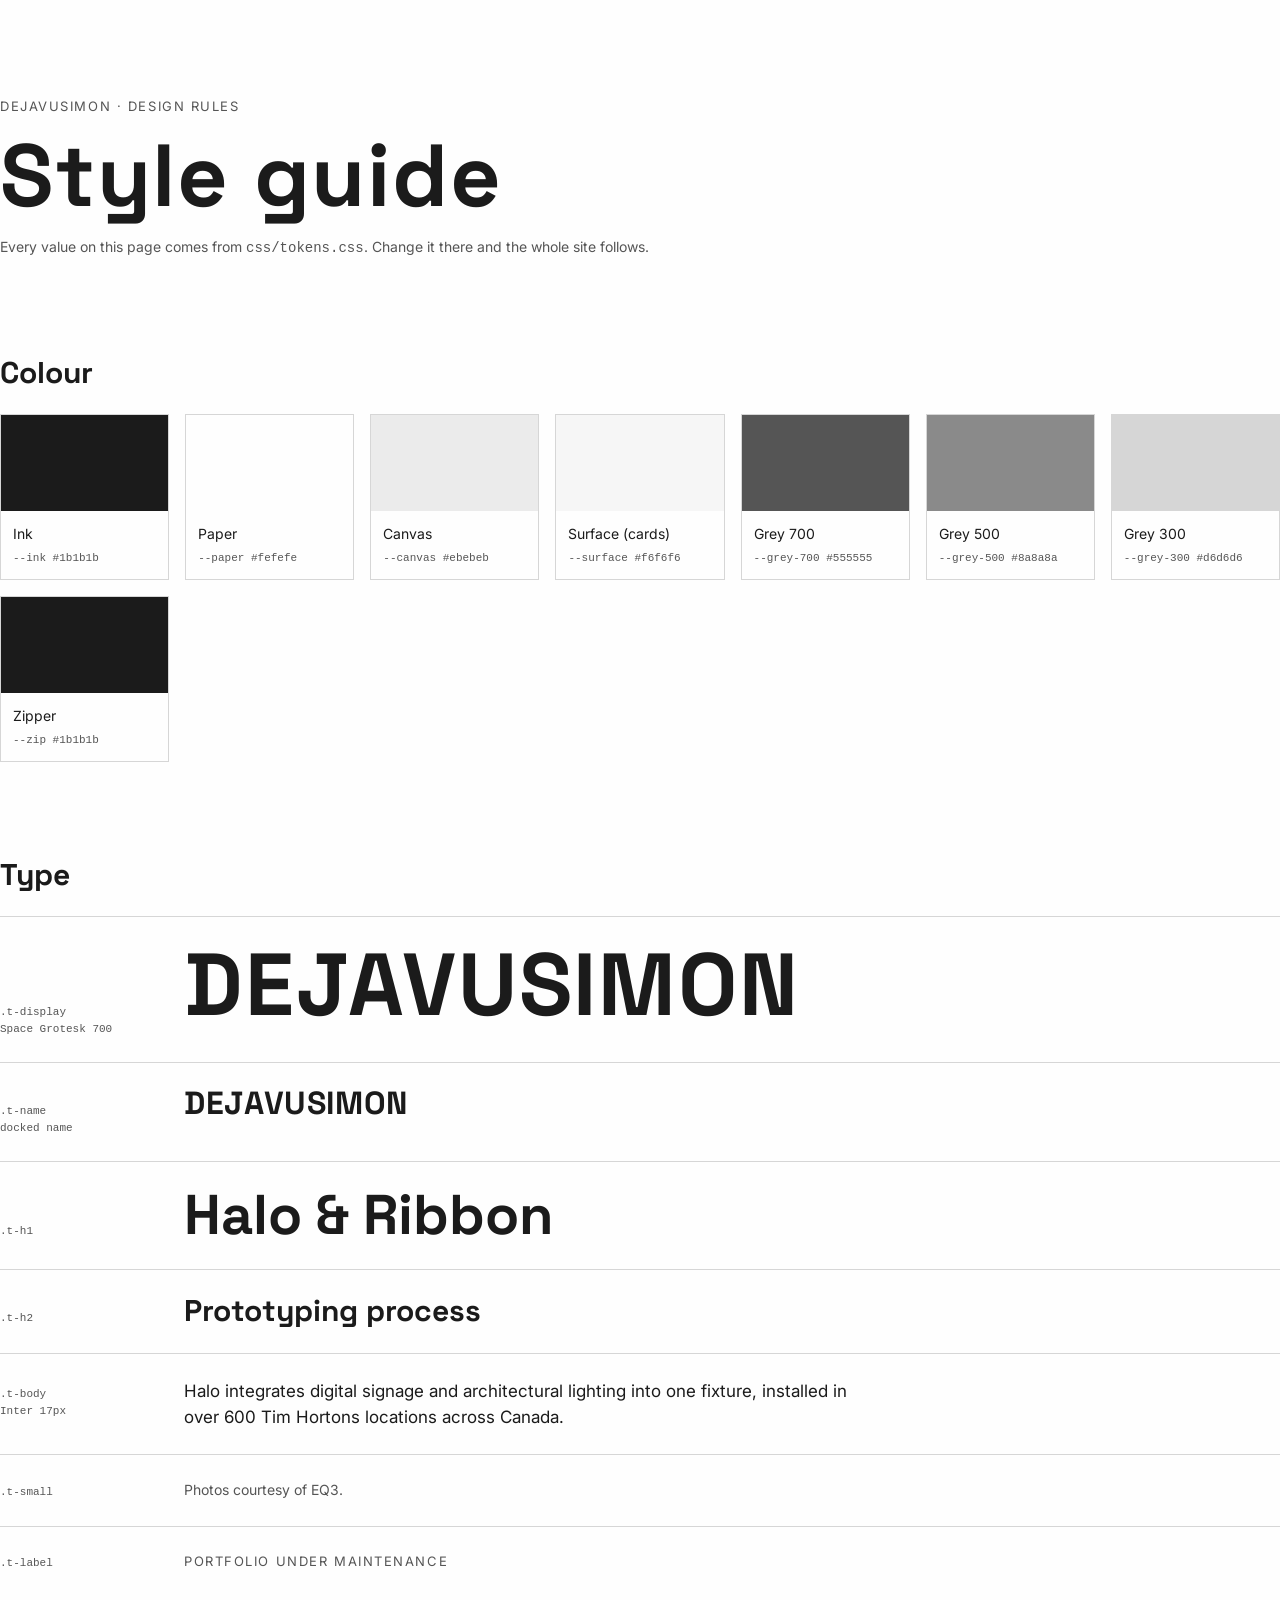
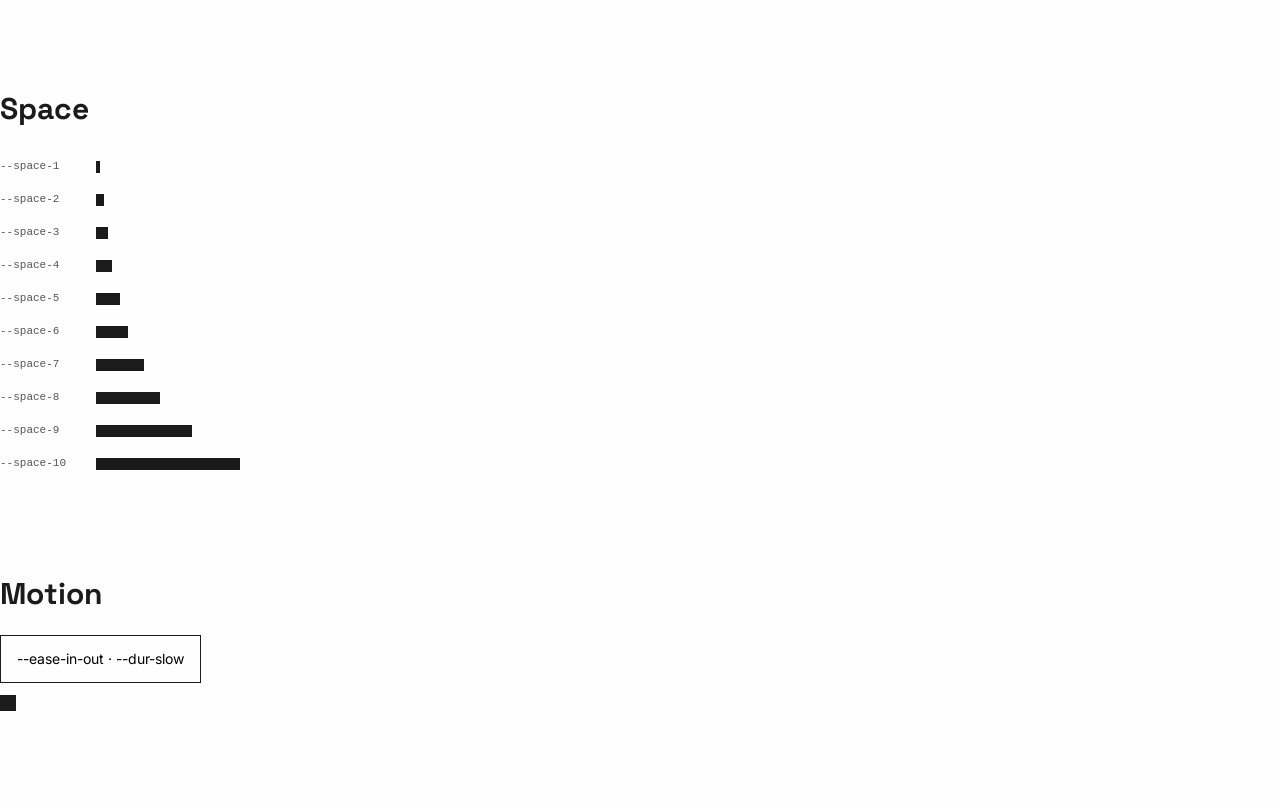
<file: styleguide.html>
<!DOCTYPE html>
<html lang="en">
<head>
  <meta charset="utf-8">
  <meta name="viewport" content="width=device-width, initial-scale=1">
  <title>Style guide — DEJAVUSIMON</title>
  <meta name="robots" content="noindex">
  <link rel="icon" href="/favicon.ico" sizes="any">
  <link rel="preconnect" href="https://fonts.googleapis.com">
  <link rel="preconnect" href="https://fonts.gstatic.com" crossorigin>
  <link href="https://fonts.googleapis.com/css2?family=Inter:wght@400;500&family=Space+Grotesk:wght@700&display=swap" rel="stylesheet">
  <link rel="stylesheet" href="css/tokens.css">
  <link rel="stylesheet" href="css/base.css">
  <style>
    .sg { padding: var(--space-9) 0; }
    .sg section { margin-top: var(--space-9); }
    .sg h2 { margin-bottom: var(--space-5); }
    .swatches { display: grid; grid-template-columns: repeat(auto-fill, minmax(160px, 1fr)); gap: var(--space-4); }
    .sw { border: 1px solid var(--line); }
    .sw i { display: block; height: 96px; }
    .sw div { padding: var(--space-3); font-size: var(--size-small); }
    .sw code { color: var(--text-muted); font-size: var(--size-micro); }
    .row { display: grid; grid-template-columns: 160px 1fr; gap: var(--space-5); align-items: baseline;
           padding: var(--space-5) 0; border-top: 1px solid var(--line); }
    .row > code { color: var(--text-muted); font-size: var(--size-micro); }
    .space { display: flex; align-items: center; gap: var(--space-4); padding: var(--space-2) 0; }
    .space i { display: block; height: 12px; background: var(--ink); }
    .space code { width: 80px; color: var(--text-muted); font-size: var(--size-micro); }
    .motion { display: flex; gap: var(--space-5); flex-wrap: wrap; }
    .motion button { font: inherit; font-size: var(--size-small); padding: var(--space-3) var(--space-4);
                     background: var(--paper); border: 1px solid var(--ink); cursor: pointer; }
    .dot { width: 16px; height: 16px; background: var(--ink); margin-top: var(--space-3); transition: transform var(--dur-slow) var(--ease-in-out); }
    .motion div.go .dot { transform: translateX(160px); }
  </style>
</head>
<body>
  <main class="page sg">
    <p class="t-label">DEJAVUSIMON · design rules</p>
    <h1 class="t-display" style="margin-top: var(--space-4)">Style guide</h1>
    <p class="t-small" style="margin-top: var(--space-4); max-width: var(--text-max)">
      Every value on this page comes from <code>css/tokens.css</code>. Change it there and the whole site follows.
    </p>

    <section>
      <h2 class="t-h2">Colour</h2>
      <div class="swatches">
        <div class="sw"><i style="background:var(--ink)"></i><div>Ink<br><code>--ink #1b1b1b</code></div></div>
        <div class="sw"><i style="background:var(--paper)"></i><div>Paper<br><code>--paper #fefefe</code></div></div>
        <div class="sw"><i style="background:var(--canvas)"></i><div>Canvas<br><code>--canvas #ebebeb</code></div></div>
        <div class="sw"><i style="background:var(--surface)"></i><div>Surface (cards)<br><code>--surface #f6f6f6</code></div></div>
        <div class="sw"><i style="background:var(--grey-700)"></i><div>Grey 700<br><code>--grey-700 #555555</code></div></div>
        <div class="sw"><i style="background:var(--grey-500)"></i><div>Grey 500<br><code>--grey-500 #8a8a8a</code></div></div>
        <div class="sw"><i style="background:var(--grey-300)"></i><div>Grey 300<br><code>--grey-300 #d6d6d6</code></div></div>
        <div class="sw"><i style="background:var(--zip)"></i><div>Zipper<br><code>--zip #1b1b1b</code></div></div>
      </div>
    </section>

    <section>
      <h2 class="t-h2">Type</h2>
      <div class="row"><code>.t-display<br>Space Grotesk 700</code><div class="t-display">DEJAVUSIMON</div></div>
      <div class="row"><code>.t-name<br>docked name</code><div class="t-name">DEJAVUSIMON</div></div>
      <div class="row"><code>.t-h1</code><div class="t-h1">Halo &amp; Ribbon</div></div>
      <div class="row"><code>.t-h2</code><div class="t-h2">Prototyping process</div></div>
      <div class="row"><code>.t-body<br>Inter 17px</code><p class="t-body" style="max-width:var(--text-max)">Halo integrates digital signage and architectural lighting into one fixture, installed in over 600 Tim Hortons locations across Canada.</p></div>
      <div class="row"><code>.t-small</code><p class="t-small">Photos courtesy of EQ3.</p></div>
      <div class="row"><code>.t-label</code><p class="t-label">Portfolio under maintenance</p></div>
    </section>

    <section>
      <h2 class="t-h2">Space</h2>
      <div class="space"><code>--space-1</code><i style="width:var(--space-1)"></i></div>
      <div class="space"><code>--space-2</code><i style="width:var(--space-2)"></i></div>
      <div class="space"><code>--space-3</code><i style="width:var(--space-3)"></i></div>
      <div class="space"><code>--space-4</code><i style="width:var(--space-4)"></i></div>
      <div class="space"><code>--space-5</code><i style="width:var(--space-5)"></i></div>
      <div class="space"><code>--space-6</code><i style="width:var(--space-6)"></i></div>
      <div class="space"><code>--space-7</code><i style="width:var(--space-7)"></i></div>
      <div class="space"><code>--space-8</code><i style="width:var(--space-8)"></i></div>
      <div class="space"><code>--space-9</code><i style="width:var(--space-9)"></i></div>
      <div class="space"><code>--space-10</code><i style="width:var(--space-10)"></i></div>
    </section>

    <section>
      <h2 class="t-h2">Motion</h2>
      <div class="motion">
        <div><button type="button" onclick="this.parentNode.classList.toggle('go')">--ease-in-out · --dur-slow</button><div class="dot"></div></div>
      </div>
    </section>
  </main>
</body>
</html>
</file>
<file: css/tokens.css>
/* =========================================================================
   DEJAVUSIMON design rules (tokens)
   Every page and component reads from these. Change a value here and it
   changes everywhere. Nothing else in the CSS should use raw colours,
   font names, sizes or timings.
   ========================================================================= */

:root {
  /* ---- Colour: near-black on soft white, cards on a light grey canvas ---- */
  --ink:          #1b1b1b;  /* primary dark: zipper, wordmark, body text */
  --paper:        #fefefe;  /* primary light: intro backdrop */
  --canvas:       #ebebeb;  /* page background behind the cards */
  --surface:      #f6f6f6;  /* cards */
  --grey-700:     #555555;  /* secondary text, labels */
  --grey-500:     #8a8a8a;  /* captions, meta (dates, IDs) */
  --grey-300:     #d6d6d6;  /* hairlines, borders */
  --accent:       #1b1b1b;  /* reserved: kept monochrome for now */

  --text:         var(--ink);
  --text-muted:   var(--grey-700);
  --bg:           var(--paper);
  --line:         var(--grey-300);

  --face-light:   #f6f6f6;  /* front of a work card (Objects) */
  --face-dark:    #1f1f1f;  /* back of a work card (Interfaces) */

  /* Zipper intro */
  --zip:          #1b1b1b;  /* zipper line and pull */
  --zip-cover:    var(--paper);

  /* ---- Shape ---- */
  --radius-card:  16px;
  --radius-pill:  999px;

  /* ---- Type ---- */
  --font-display: "Space Grotesk", system-ui, -apple-system, "Segoe UI", sans-serif;
  --font-text:    Inter, system-ui, -apple-system, "Segoe UI", sans-serif;

  /* Display sizes scale with the viewport, text sizes stay fixed */
  --size-display: clamp(40px, 8vw, 88px);   /* DEJAVUSIMON */
  --size-h1:      clamp(32px, 5vw, 56px);   /* project titles */
  --size-name:    clamp(24px, 2.6vw, 32px); /* DEJAVUSIMON docked in the top card */
  --size-h2:      clamp(22px, 2.6vw, 30px); /* section heads */
  --size-body:    17px;
  --size-small:   14px;
  --size-label:   13px;                     /* spaced capitals: name, status, tags */
  --size-micro:   11px;

  --weight-display: 700;
  --weight-text:    400;
  --weight-strong:  500;

  --leading-tight: 1;
  --leading-body:  1.55;
  --tracking-display: 0.02em;
  --tracking-label:   0.12em;

  /* ---- Space: 4px base ---- */
  --space-1: 4px;
  --space-2: 8px;
  --space-3: 12px;
  --space-4: 16px;
  --space-5: 24px;
  --space-6: 32px;
  --space-7: 48px;
  --space-8: 64px;
  --space-9: 96px;
  --space-10: 144px;

  /* ---- Layout ---- */
  --page-max:    1440px;
  --card-gap:    clamp(8px, 1vw, 12px);
  --card-pad:    clamp(16px, 2vw, 24px);
  --page-gutter: clamp(20px, 4vw, 40px);
  --text-max:    680px;

  /* ---- Motion ---- */
  --ease-in-out: cubic-bezier(.65, 0, .35, 1);
  --ease-out:    cubic-bezier(.16, 1, .3, 1);
  --dur-fast:    .2s;
  --dur-base:    .45s;
  --dur-slow:    .7s;

  /* ---- Depth ---- */
  --z-page:   1;
  --z-nav:    50;
  --z-intro:  100;
}

/* Interfaces mode: the page turns black with greys (set on <html data-mode="digital">) */
[data-mode="digital"] {
  --ink:        #eeeeee;
  --canvas:     #0f0f0f;
  --surface:    #1b1b1b;
  --grey-700:   #a3a3a3;
  --grey-500:   #7a7a7a;
  --grey-300:   #333333;
}

/* Frames mode: full colour; light text over the colour pool */
[data-mode="frames"] {
  --ink:        #f5f5f5;
  --canvas:     #161616;
  --surface:    rgba(255, 255, 255, .1);
  --grey-700:   #d9d9d9;
  --grey-500:   #bdbdbd;
  --grey-300:   rgba(255, 255, 255, .25);
}
</file>
<file: css/base.css>
/* Base styles: reset + the type styles every page uses. Values come from tokens.css. */

*, *::before, *::after { box-sizing: border-box; margin: 0; padding: 0; }
html { -webkit-text-size-adjust: 100%; }
body {
  background: var(--bg);
  color: var(--text);
  font-family: var(--font-text);
  font-size: var(--size-body);
  line-height: var(--leading-body);
}
img, svg, video { display: block; max-width: 100%; }
a { color: inherit; }

/* Type styles */
.t-display {
  font-family: var(--font-display); font-weight: var(--weight-display);
  font-size: var(--size-display); line-height: var(--leading-tight);
  letter-spacing: var(--tracking-display);
}
.t-name { font-family: var(--font-display); font-weight: var(--weight-display); font-size: var(--size-name); line-height: 1; letter-spacing: var(--tracking-display); }
.t-h1 { font-family: var(--font-display); font-weight: var(--weight-display); font-size: var(--size-h1); line-height: 1.05; }
.t-h2 { font-family: var(--font-display); font-weight: var(--weight-display); font-size: var(--size-h2); line-height: 1.15; }
.t-body  { font-size: var(--size-body); }
.t-small { font-size: var(--size-small); color: var(--text-muted); }
.t-label {
  font-size: var(--size-label); letter-spacing: var(--tracking-label);
  text-transform: uppercase; color: var(--text-muted);
}

.page { max-width: var(--page-max); margin: 0 auto; padding: 0 var(--page-gutter); }
.sr-only { position: absolute; width: 1px; height: 1px; overflow: hidden; clip: rect(0 0 0 0); white-space: nowrap; }

@media (prefers-reduced-motion: reduce) {
  *, *::before, *::after { animation-duration: .01ms !important; transition-duration: .01ms !important; }
}
</file>
